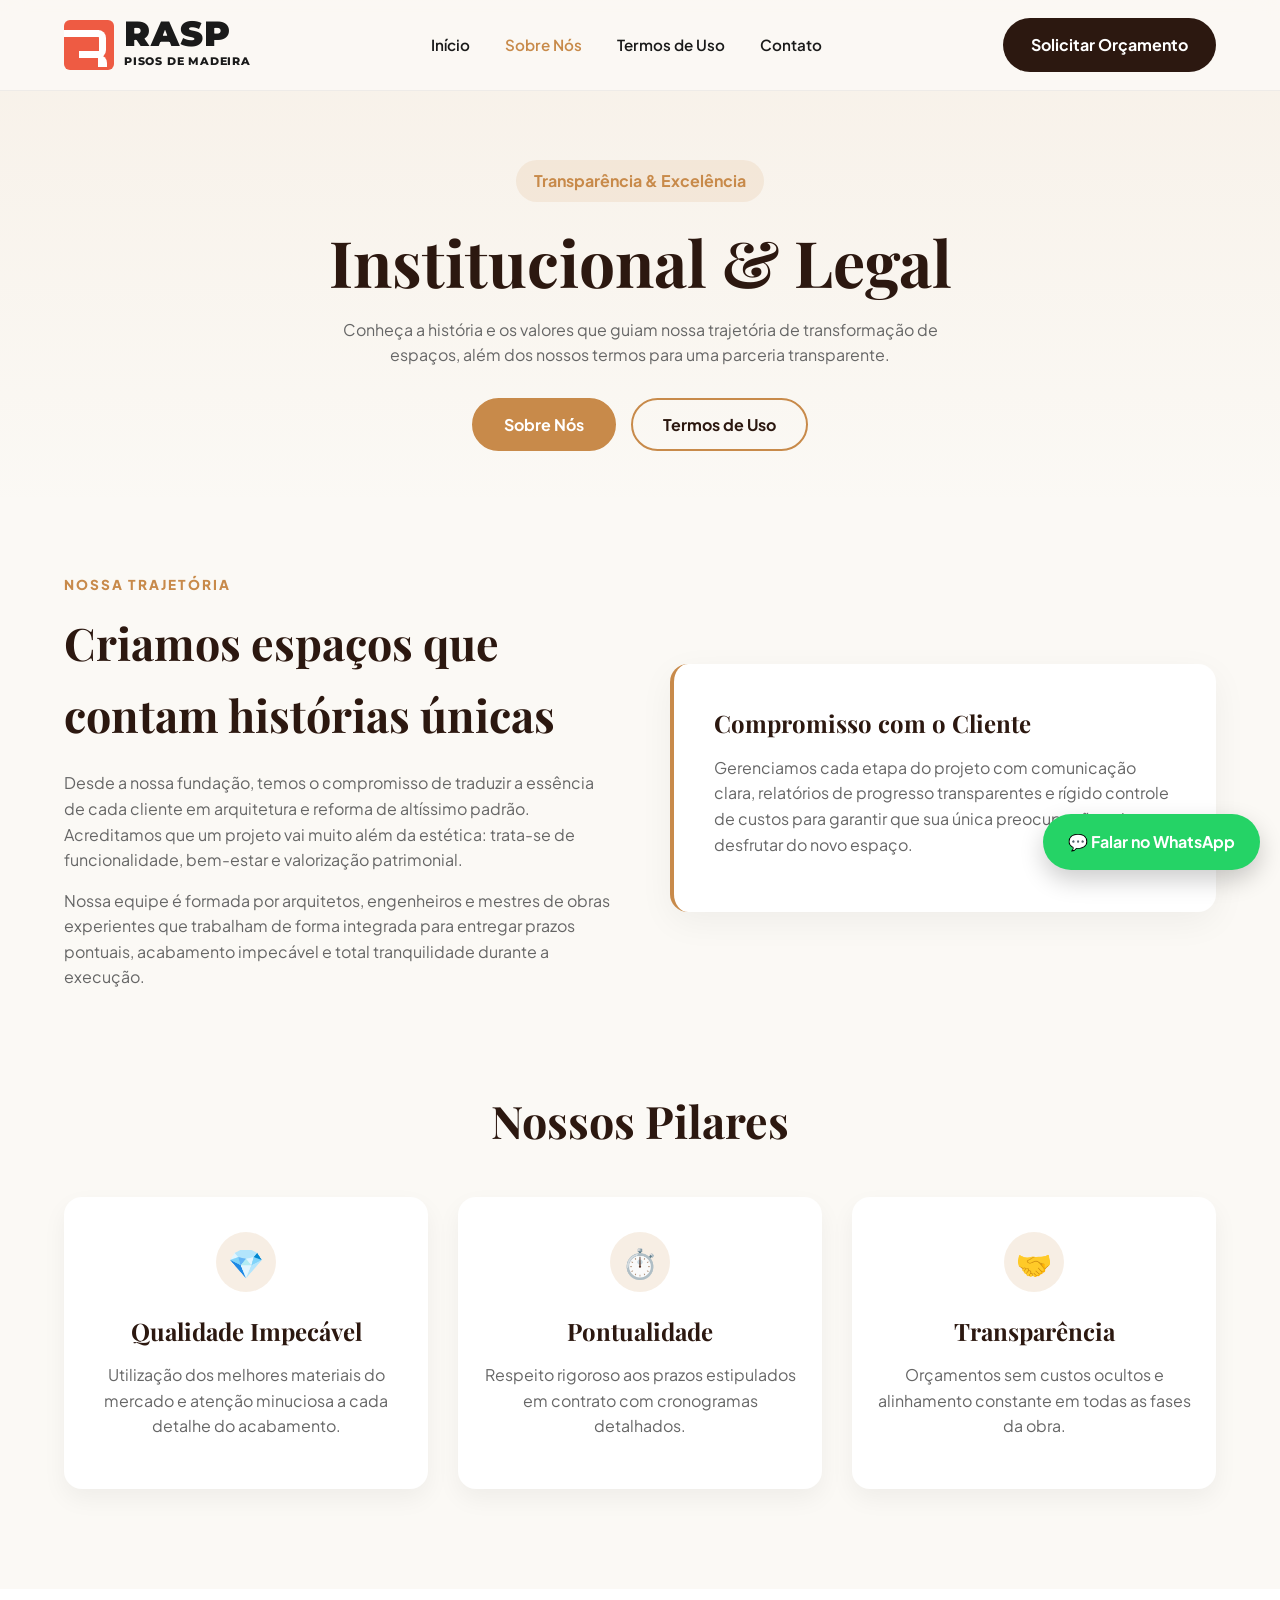
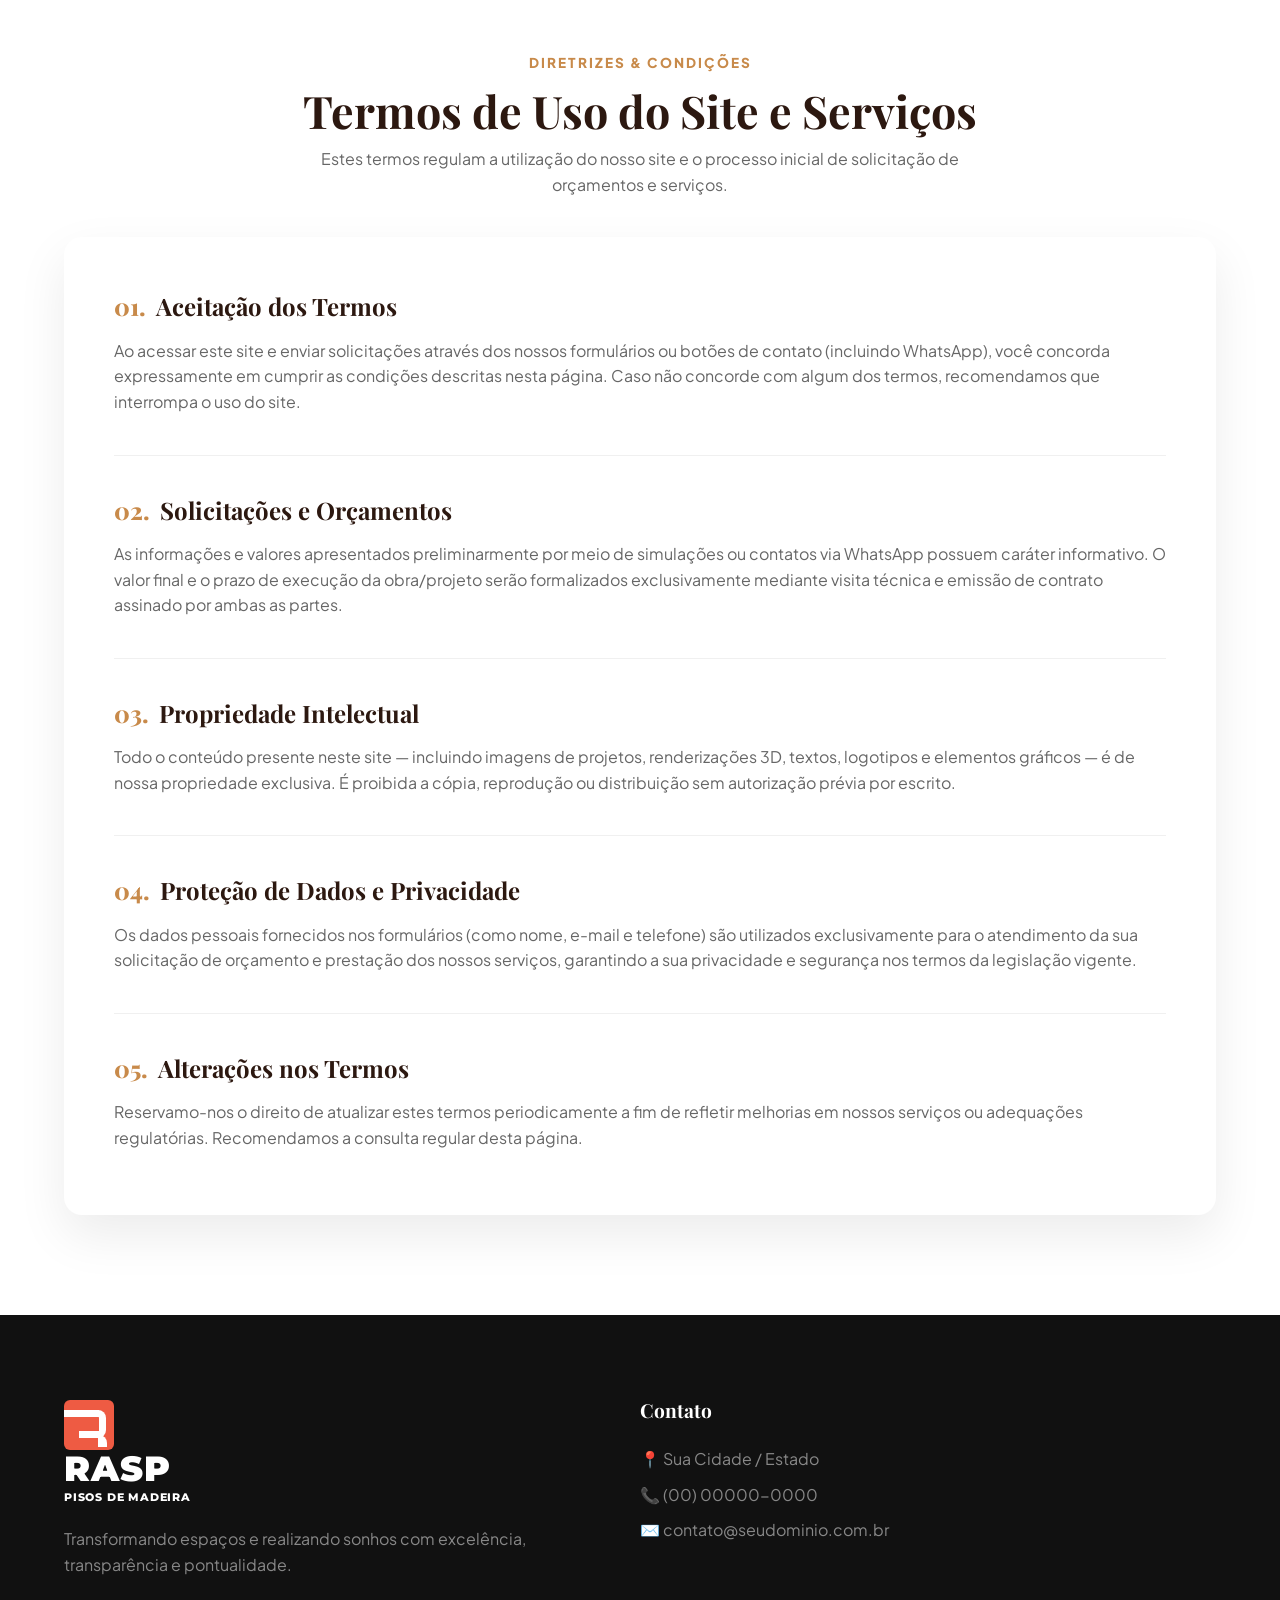
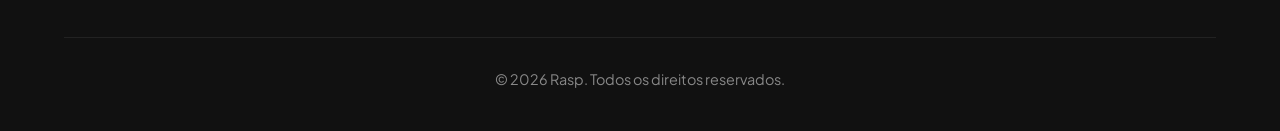
<file: institucional/index.html>
<!DOCTYPE html>
<html lang="pt-BR">
<head>
  <meta charset="UTF-8">
  <meta name="viewport" content="width=device-width, initial-scale=1.0">
  <title>Sobre Nós & Termos de Uso | RASP PISOS DE MADEIRA</title>
  
    <!-- Favicon -->
  <link rel="icon" href="/img/favicoin_dark.png">

  <!-- FONTES -->
  <link rel="preconnect" href="https://fonts.googleapis.com">
  <link rel="preconnect" href="https://fonts.gstatic.com" crossorigin>
  <link href="https://fonts.googleapis.com/css2?family=Playfair+Display:ital,wght@0,400..900;1,400..900&family=Plus+Jakarta+Sans:ital,wght@0,300..800;1,300..800&family=Montserrat:wght@700;800;900&display=swap" rel="stylesheet">
  
  <!-- ARQUIVO CSS EXTERNO -->
  <link rel="stylesheet" href="styles.css">
</head>
<body>

  <!-- HEADER -->
  <header class="header">
    <div class="container header-container">
      <a href="index.html" class="logo">
        <div class="logo-box">
          <div class="logo-r"></div>
        </div>
        <div class="logo-text">
          <span class="logo-title">RASP</span>
          <span class="logo-subtitle">PISOS DE MADEIRA</span>
        </div>
      </a>

      <nav class="nav" id="nav-menu">
        <a href="index.html">Início</a>
        <a href="#sobre-nos" class="active">Sobre Nós</a>
        <a href="#termos-de-uso">Termos de Uso</a>
        <a href="#contato">Contato</a>
      </nav>

      <div class="header-actions">
        <a href="index.html#orcamento" class="btn-header">Solicitar Orçamento</a>
      </div>

      <button class="menu-mobile" id="menu-toggle" aria-label="Abrir Menu">
        <span></span>
        <span></span>
        <span></span>
      </button>
    </div>
  </header>

  <!-- HERO DA PÁGINA -->
  <section class="page-hero">
    <div class="container">
      <span class="hero-tag">Transparência & Excelência</span>
      <h1>Institucional & Legal</h1>
      <p style="max-width: 650px; margin: 15px auto 0;">
        Conheça a história e os valores que guiam nossa trajetória de transformação de espaços, além dos nossos termos para uma parceria transparente.
      </p>

      <div class="page-tabs">
        <a href="#sobre-nos" class="tab-btn active">Sobre Nós</a>
        <a href="#termos-de-uso" class="tab-btn">Termos de Uso</a>
      </div>
    </div>
  </section>

  <!-- SEÇÃO SOBRE NÓS -->
  <section id="sobre-nos" class="content-section">
    <div class="container">
      <div class="content-grid">
        <div class="about-text">
          <span style="color: var(--secondary); font-weight: 800; font-size: 0.85rem; letter-spacing: 2px; text-transform: uppercase;">Nossa Trajetória</span>
          <h2 style="margin: 10px 0 20px;">Criamos espaços que contam histórias únicas</h2>
          <p>
            Desde a nossa fundação, temos o compromisso de traduzir a essência de cada cliente em arquitetura e reforma de altíssimo padrão. Acreditamos que um projeto vai muito além da estética: trata-se de funcionalidade, bem-estar e valorização patrimonial.
          </p>
          <p>
            Nossa equipe é formada por arquitetos, engenheiros e mestres de obras experientes que trabalham de forma integrada para entregar prazos pontuais, acabamento impecável e total tranquilidade durante a execução.
          </p>
        </div>

        <div class="about-card-box">
          <h3 style="color: var(--primary);">Compromisso com o Cliente</h3>
          <p>Gerenciamos cada etapa do projeto com comunicação clara, relatórios de progresso transparentes e rígido controle de custos para garantir que sua única preocupação seja desfrutar do novo espaço.</p>
        </div>
      </div>

      <!-- VALORES DA EMPRESA -->
      <div style="text-align: center; margin-top: 40px;">
        <h2>Nossos Pilares</h2>
      </div>
      
      <div class="values-grid">
        <div class="value-item">
          <div class="value-icon">💎</div>
          <h3>Qualidade Impecável</h3>
          <p>Utilização dos melhores materiais do mercado e atenção minuciosa a cada detalhe do acabamento.</p>
        </div>

        <div class="value-item">
          <div class="value-icon">⏱️</div>
          <h3>Pontualidade</h3>
          <p>Respeito rigoroso aos prazos estipulados em contrato com cronogramas detalhados.</p>
        </div>

        <div class="value-item">
          <div class="value-icon">🤝</div>
          <h3>Transparência</h3>
          <p>Orçamentos sem custos ocultos e alinhamento constante em todas as fases da obra.</p>
        </div>
      </div>
    </div>
  </section>

  <!-- SEÇÃO TERMOS DE USO -->
  <section id="termos-de-uso" class="content-section" style="background: white;">
    <div class="container">
      <div style="text-align: center; max-width: 700px; margin: 0 auto;">
        <span style="color: var(--secondary); font-weight: 800; font-size: 0.85rem; letter-spacing: 2px; text-transform: uppercase;">Diretrizes & Condições</span>
        <h2>Termos de Uso do Site e Serviços</h2>
        <p>Estes termos regulam a utilização do nosso site e o processo inicial de solicitação de orçamentos e serviços.</p>
      </div>

      <div class="terms-box">
        <div class="terms-article">
          <h3><span>01.</span> Aceitação dos Termos</h3>
          <p>
            Ao acessar este site e enviar solicitações através dos nossos formulários ou botões de contato (incluindo WhatsApp), você concorda expressamente em cumprir as condições descritas nesta página. Caso não concorde com algum dos termos, recomendamos que interrompa o uso do site.
          </p>
        </div>

        <div class="terms-article">
          <h3><span>02.</span> Solicitações e Orçamentos</h3>
          <p>
            As informações e valores apresentados preliminarmente por meio de simulações ou contatos via WhatsApp possuem caráter informativo. O valor final e o prazo de execução da obra/projeto serão formalizados exclusivamente mediante visita técnica e emissão de contrato assinado por ambas as partes.
          </p>
        </div>

        <div class="terms-article">
          <h3><span>03.</span> Propriedade Intelectual</h3>
          <p>
            Todo o conteúdo presente neste site — incluindo imagens de projetos, renderizações 3D, textos, logotipos e elementos gráficos — é de nossa propriedade exclusiva. É proibida a cópia, reprodução ou distribuição sem autorização prévia por escrito.
          </p>
        </div>

        <div class="terms-article">
          <h3><span>04.</span> Proteção de Dados e Privacidade</h3>
          <p>
            Os dados pessoais fornecidos nos formulários (como nome, e-mail e telefone) são utilizados exclusivamente para o atendimento da sua solicitação de orçamento e prestação dos nossos serviços, garantindo a sua privacidade e segurança nos termos da legislação vigente.
          </p>
        </div>

        <div class="terms-article">
          <h3><span>05.</span> Alterações nos Termos</h3>
          <p>
            Reservamo-nos o direito de atualizar estes termos periodicamente a fim de refletir melhorias em nossos serviços ou adequações regulatórias. Recomendamos a consulta regular desta página.
          </p>
        </div>
      </div>
    </div>
  </section>

  <!-- FOOTER -->
  <footer class="footer">
    <div class="container">
      <div class="footer-grid">
        <div>
          <a href="index.html" class="logo" style="margin-bottom: 20px;">
            <div class="logo-box">
              <div class="logo-r"></div>
            </div>
            <div class="logo-text">
              <span class="logo-title" style="color: white;">RASP</span>
              <span class="logo-subtitle" style="color: white;">PISOS DE MADEIRA</span>
            </div>
          </a>
          <p>Transformando espaços e realizando sonhos com excelência, transparência e pontualidade.</p>
        </div>

        <div>
              <section id="contato" ></section>
          <h3>Contato</h3>
          <p>📍 Sua Cidade / Estado</p>
          <p>📞 (00) 00000-0000</p>
          <p>✉️ contato@seudominio.com.br</p>
        </div>
      </div>

      <div class="copyright">
        <p>&copy; 2026 Rasp. Todos os direitos reservados.</p>
      </div>
    </div>
  </footer>

  <!-- BOTÃO FIXO WHATSAPP -->
  <a href="https://wa.me/5500000000000" target="_blank" class="whatsapp-float">
    💬 Falar no WhatsApp
  </a>

  <!-- SCRIPT MOBILE -->
  <script>
    const menuToggle = document.getElementById('menu-toggle');
    const navMenu = document.getElementById('nav-menu');

    menuToggle.addEventListener('click', () => {
      navMenu.classList.toggle('active');
    });
  </script>
</body>
</html>
</file>
<file: institucional/styles.css>
/* RESET & VARIÁVEIS BASEADAS NO SEU PROJETO */
* { 
  margin: 0; 
  padding: 0; 
  box-sizing: border-box; 
}

html { 
  scroll-behavior: smooth; 
}

:root {
  --primary: #2C1810;
  --secondary: #C88A4A;
  --accent: #E5A967;
  --logo-coral: #EE5B43;
  --logo-green: #28493C;
  --background: #FBF9F5;
  --white: #ffffff;
  --dark: #1A1A1A;
  --gray: #666;
  --shadow: 0 20px 50px rgba(0,0,0,.08);
  --radius: 18px;
}

body { 
  font-family: 'Plus Jakarta Sans', sans-serif; 
  background: var(--background); 
  color: var(--dark); 
  line-height: 1.6; 
  overflow-x: hidden; 
  word-break: break-word;
}

img { 
  max-width: 100%; 
  height: auto; 
  display: block; 
}

a { 
  text-decoration: none; 
  color: inherit; 
}

ul { 
  list-style: none; 
}

/* TIPOGRAFIA */
h1, h2, h3 { 
  font-family: 'Playfair Display', serif; 
  color: var(--primary); 
}

h1 { 
  font-size: clamp(2rem, 5vw, 4.2rem); 
  line-height: 1.25; 
}

h2 { 
  font-size: clamp(1.6rem, 4vw, 2.8rem); 
}

h3 {
  font-size: 1.5rem;
  margin-bottom: 12px;
}

p { 
  color: var(--gray); 
  margin-bottom: 15px;
}

.container { 
  width: min(1200px, 90%); 
  margin: auto; 
}

/* LOGO */
.logo { 
  display: flex; 
  align-items: center; 
  gap: 10px; 
  text-decoration: none; 
}

.logo-box {
  width: 50px;
  height: 50px;
  background-color: var(--logo-coral);
  border-radius: 6px;
  display: flex;
  align-items: center;
  justify-content: center;
  position: relative;
  flex-shrink: 0;
  margin: 5px 0px;
}

.logo-r {
  position: relative;
  width: 35px;
  height: 7px;
  background-color: white;
  border: none;
  border-radius: 0;
  top: -12px;
  left: -7.5px;
}

.logo-r::before {
  content: '';
  position: absolute;
  top: -0.001px;
  right: -7px;
  width: 20px;
  height: 14px;
  border: 7px solid white;
  border-left: none;
  border-radius: 0 8px 8px 0;
}

.logo-r::after {
  content: '';
  position: absolute;
  bottom: -30px;
  left: 34px;
  width: 8.5px;
  height: 12px;
  background-color: white;
  border-radius: 0 8px 0px 0;
}

.logo-text { 
  display: flex; 
  flex-direction: column; 
  justify-content: center; 
}

.logo-title { 
  font-family: 'Montserrat', sans-serif; 
  font-weight: 900; 
  font-size: 2.2rem; 
  color: var(--dark); 
  letter-spacing: 1px; 
  line-height: 0.8; 
}

.logo-subtitle { 
  font-family: 'Montserrat', sans-serif; 
  font-weight: 800; 
  font-size: 0.68rem; 
  color: var(--dark); 
  letter-spacing: 0.8px; 
  margin-top: 5px; 
}

/* HEADER & NAVEGAÇÃO */
.header { 
  position: fixed; 
  top: 0; 
  left: 0; 
  width: 100%; 
  z-index: 1000; 
  background: rgba(251,249,245,.92); 
  backdrop-filter: blur(12px); 
  border-bottom: 1px solid rgba(0,0,0,.05); 
}

.header-container { 
  height: 90px; 
  display: flex; 
  align-items: center; 
  justify-content: space-between; 
}

.nav { 
  display: flex; 
  gap: 35px; 
}

.nav a { 
  font-weight: 600; 
  font-size: .95rem; 
  transition: .3s; 
}

.nav a:hover, .nav a.active { 
  color: var(--secondary); 
}

.header-actions { 
  display: flex; 
  align-items: center; 
}

.btn-header { 
  background: var(--primary); 
  color: white; 
  padding: 14px 28px; 
  border-radius: 50px; 
  font-weight: 700; 
  transition: .3s; 
}

.btn-header:hover { 
  background: var(--secondary); 
}

.menu-mobile { 
  display: none; 
  border: 0; 
  background: transparent; 
  cursor: pointer; 
}

.menu-mobile span { 
  display: block; 
  width: 28px; 
  height: 3px; 
  margin: 5px; 
  background: var(--primary); 
}

/* HERO DA PÁGINA INTERNA */
.page-hero { 
  padding: 160px 0 60px; 
  background: linear-gradient(180deg, rgba(200,138,74,.08) 0%, rgba(251,249,245,0) 100%);
  text-align: center;
}

.hero-tag { 
  display: inline-block; 
  background: rgba(200,138,74,.12); 
  color: var(--secondary); 
  padding: 8px 18px; 
  border-radius: 50px; 
  font-weight: 700; 
  margin-bottom: 20px; 
}

/* NAVEGAÇÃO INTERNA DAS SEÇÕES */
.page-tabs {
  display: flex;
  justify-content: center;
  gap: 15px;
  margin-top: 30px;
}

.tab-btn {
  padding: 12px 30px;
  border-radius: 50px;
  font-weight: 700;
  border: 2px solid var(--secondary);
  background: transparent;
  color: var(--primary);
  cursor: pointer;
  transition: all 0.3s ease;
}

.tab-btn.active, .tab-btn:hover {
  background: var(--secondary);
  color: white;
}

/* CONTEÚDO PRINCIPAL */
.content-section { 
  padding: 60px 0 100px; 
}

.content-grid { 
  display: grid; 
  grid-template-columns: 1fr 1fr; 
  align-items: center; 
  gap: 60px; 
  margin-bottom: 80px;
}

.about-card-box {
  background: white;
  padding: 40px;
  border-radius: var(--radius);
  box-shadow: 0 10px 35px rgba(0,0,0,.05);
  border-left: 4px solid var(--secondary);
}

.values-grid {
  display: grid;
  grid-template-columns: repeat(3, 1fr);
  gap: 30px;
  margin-top: 40px;
}

.value-item {
  background: white;
  padding: 35px 25px;
  border-radius: var(--radius);
  box-shadow: 0 10px 25px rgba(0,0,0,.05);
  text-align: center;
}

.value-icon {
  width: 60px;
  height: 60px;
  background: rgba(200,138,74,.15);
  color: var(--secondary);
  border-radius: 50%;
  display: flex;
  align-items: center;
  justify-content: center;
  font-size: 1.8rem;
  margin: 0 auto 20px;
}

/* ESTRUTURA DOS TERMOS DE USO */
.terms-box {
  background: white;
  padding: 50px;
  border-radius: var(--radius);
  box-shadow: var(--shadow);
  margin-top: 40px;
}

.terms-article {
  margin-bottom: 35px;
  padding-bottom: 25px;
  border-bottom: 1px solid rgba(0,0,0,.06);
}

.terms-article:last-child {
  margin-bottom: 0;
  padding-bottom: 0;
  border-bottom: none;
}

.terms-article h3 {
  color: var(--primary);
  display: flex;
  align-items: center;
  gap: 10px;
}

.terms-article h3 span {
  color: var(--secondary);
  font-weight: 800;
}

/* FOOTER */
.footer { 
  background: #111; 
  color: white; 
  padding: 80px 0 30px; 
}

.footer-grid { 
  display: grid; 
  grid-template-columns: 2fr 1fr 1fr; 
  gap: 50px; 
  margin-bottom: 50px; 
}

.footer h3 { 
  color: white; 
  margin-bottom: 20px; 
  font-size: 1.2rem; 
}

.footer p, .footer a { 
  color: #888; 
  display: block; 
  margin-bottom: 10px; 
}

.copyright { 
  text-align: center; 
  color: #555; 
  border-top: 1px solid #222; 
  padding-top: 30px; 
  font-size: .9rem; 
}

/* BOTÃO FIXO WHATSAPP */
.whatsapp-float { 
  position: fixed; 
  bottom: 30px; 
  right: 20px; 
  background: #25D366; 
  color: white; 
  padding: 15px 25px; 
  border-radius: 50px; 
  font-weight: 700; 
  box-shadow: 0 10px 25px rgba(0,0,0,.2); 
  z-index: 99; 
}

/* RESPONSIVIDADE */
@media (max-width: 992px) {
  .content-grid { 
    grid-template-columns: 1fr; 
    gap: 40px; 
  }
  .values-grid {
    grid-template-columns: repeat(2, 1fr);
  }
  .footer-grid { 
    grid-template-columns: 1fr; 
    gap: 30px; 
  }
}

@media (max-width: 768px) {
  .nav {
    position: absolute;
    top: 90px;
    left: 0;
    width: 100%;
    background: var(--background);
    flex-direction: column;
    padding: 20px;
    gap: 20px;
    box-shadow: 0 10px 20px rgba(0,0,0,0.1);
    display: none;
  }
  .nav.active { display: flex; }
  .menu-mobile { display: block !important; }
  .header-actions { display: none; }

  .page-hero { padding: 130px 0 40px; }
  .values-grid { grid-template-columns: 1fr; }
  .terms-box { padding: 30px 20px; }
}

@media (max-width: 480px) {
  .logo-title { font-size: 1.7rem; }
  .logo-subtitle { font-size: 0.55rem; }
  .logo-box { width: 42px; height: 42px; }
  .tab-btn { padding: 10px 20px; font-size: 0.85rem; }
}
</file>
